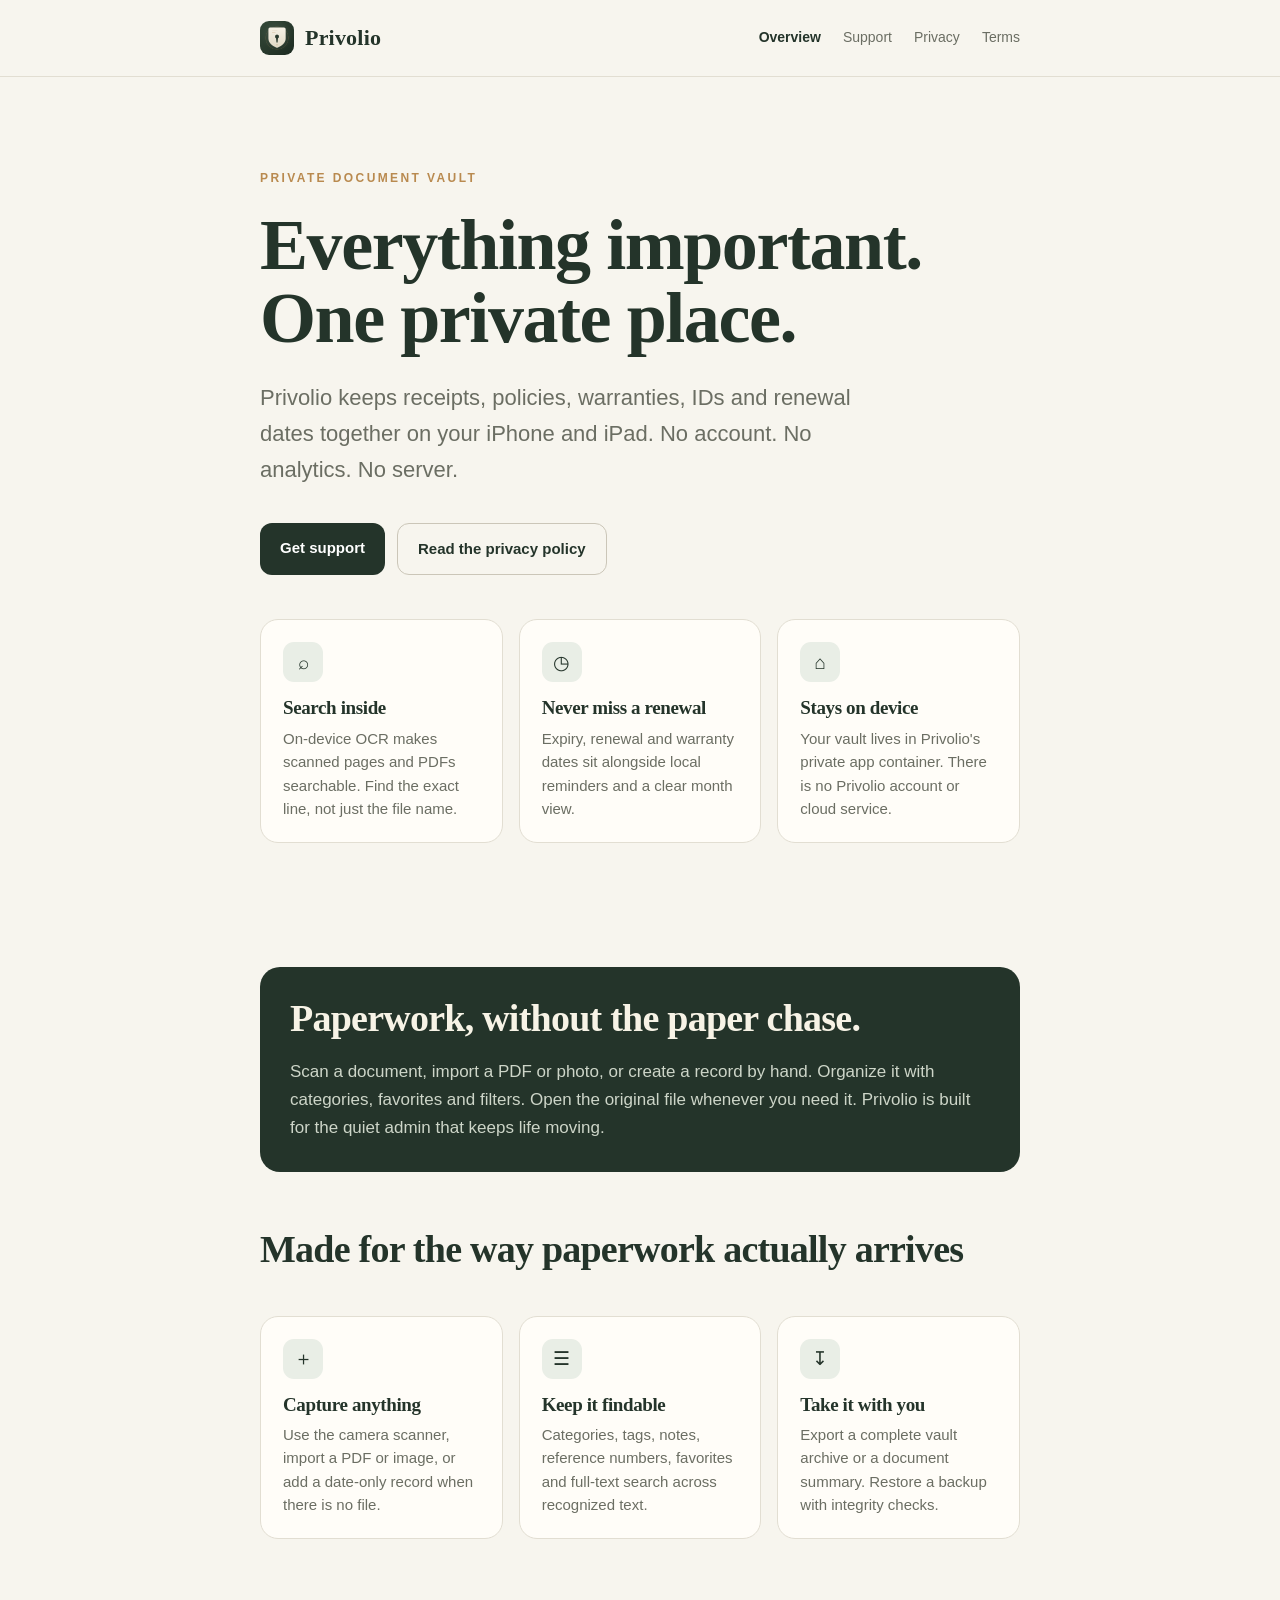
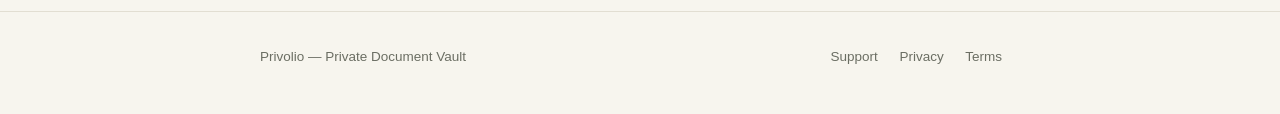
<file: index.html>
<!doctype html>
<html lang="en">
<head>
  <meta charset="utf-8">
  <meta name="viewport" content="width=device-width, initial-scale=1">
  <title>Privolio — Private Document Vault</title>
  <meta name="description" content="Privolio is a private, offline-first document vault for iPhone and iPad. Scan, organize and find the paperwork that runs your life — without an account.">
  <link rel="icon" href="assets/icon.png">
  <link rel="apple-touch-icon" href="assets/icon.png">
  <link rel="stylesheet" href="style.css">
</head>
<body>
  <header class="site">
    <div class="wrap">
      <a class="brand" href="./"><img src="assets/icon.png" alt="">Privolio</a>
      <nav>
        <a href="./" aria-current="page">Overview</a>
        <a href="support/">Support</a>
        <a href="privacy/">Privacy</a>
        <a href="terms/">Terms</a>
      </nav>
    </div>
  </header>

  <main>
    <section class="hero wrap">
      <p class="eyebrow">Private document vault</p>
      <h1>Everything important.<br>One private place.</h1>
      <p class="lede">Privolio keeps receipts, policies, warranties, IDs and renewal dates together on your iPhone and iPad. No account. No analytics. No server.</p>
      <div class="hero-actions">
        <a class="button" href="support/">Get support</a>
        <a class="button secondary" href="privacy/">Read the privacy policy</a>
      </div>

      <div class="grid">
        <div class="card">
          <div class="symbol">⌕</div>
          <h3>Search inside</h3>
          <p>On-device OCR makes scanned pages and PDFs searchable. Find the exact line, not just the file name.</p>
        </div>
        <div class="card">
          <div class="symbol">◷</div>
          <h3>Never miss a renewal</h3>
          <p>Expiry, renewal and warranty dates sit alongside local reminders and a clear month view.</p>
        </div>
        <div class="card">
          <div class="symbol">⌂</div>
          <h3>Stays on device</h3>
          <p>Your vault lives in Privolio's private app container. There is no Privolio account or cloud service.</p>
        </div>
      </div>
    </section>

    <section class="wrap">
      <div class="panel">
        <h2>Paperwork, without the paper chase.</h2>
        <p>Scan a document, import a PDF or photo, or create a record by hand. Organize it with categories, favorites and filters. Open the original file whenever you need it. Privolio is built for the quiet admin that keeps life moving.</p>
      </div>
    </section>

    <section class="wrap" style="padding-bottom: 72px;">
      <h2>Made for the way paperwork actually arrives</h2>
      <div class="grid">
        <div class="card">
          <div class="symbol">＋</div>
          <h3>Capture anything</h3>
          <p>Use the camera scanner, import a PDF or image, or add a date-only record when there is no file.</p>
        </div>
        <div class="card">
          <div class="symbol">☰</div>
          <h3>Keep it findable</h3>
          <p>Categories, tags, notes, reference numbers, favorites and full-text search across recognized text.</p>
        </div>
        <div class="card">
          <div class="symbol">↧</div>
          <h3>Take it with you</h3>
          <p>Export a complete vault archive or a document summary. Restore a backup with integrity checks.</p>
        </div>
      </div>
    </section>
  </main>

  <footer class="site">
    <div class="wrap">
      <span>Privolio — Private Document Vault</span>
      <span>
        <a href="support/">Support</a>
        <a href="privacy/">Privacy</a>
        <a href="terms/">Terms</a>
      </span>
    </div>
  </footer>
</body>
</html>
</file>
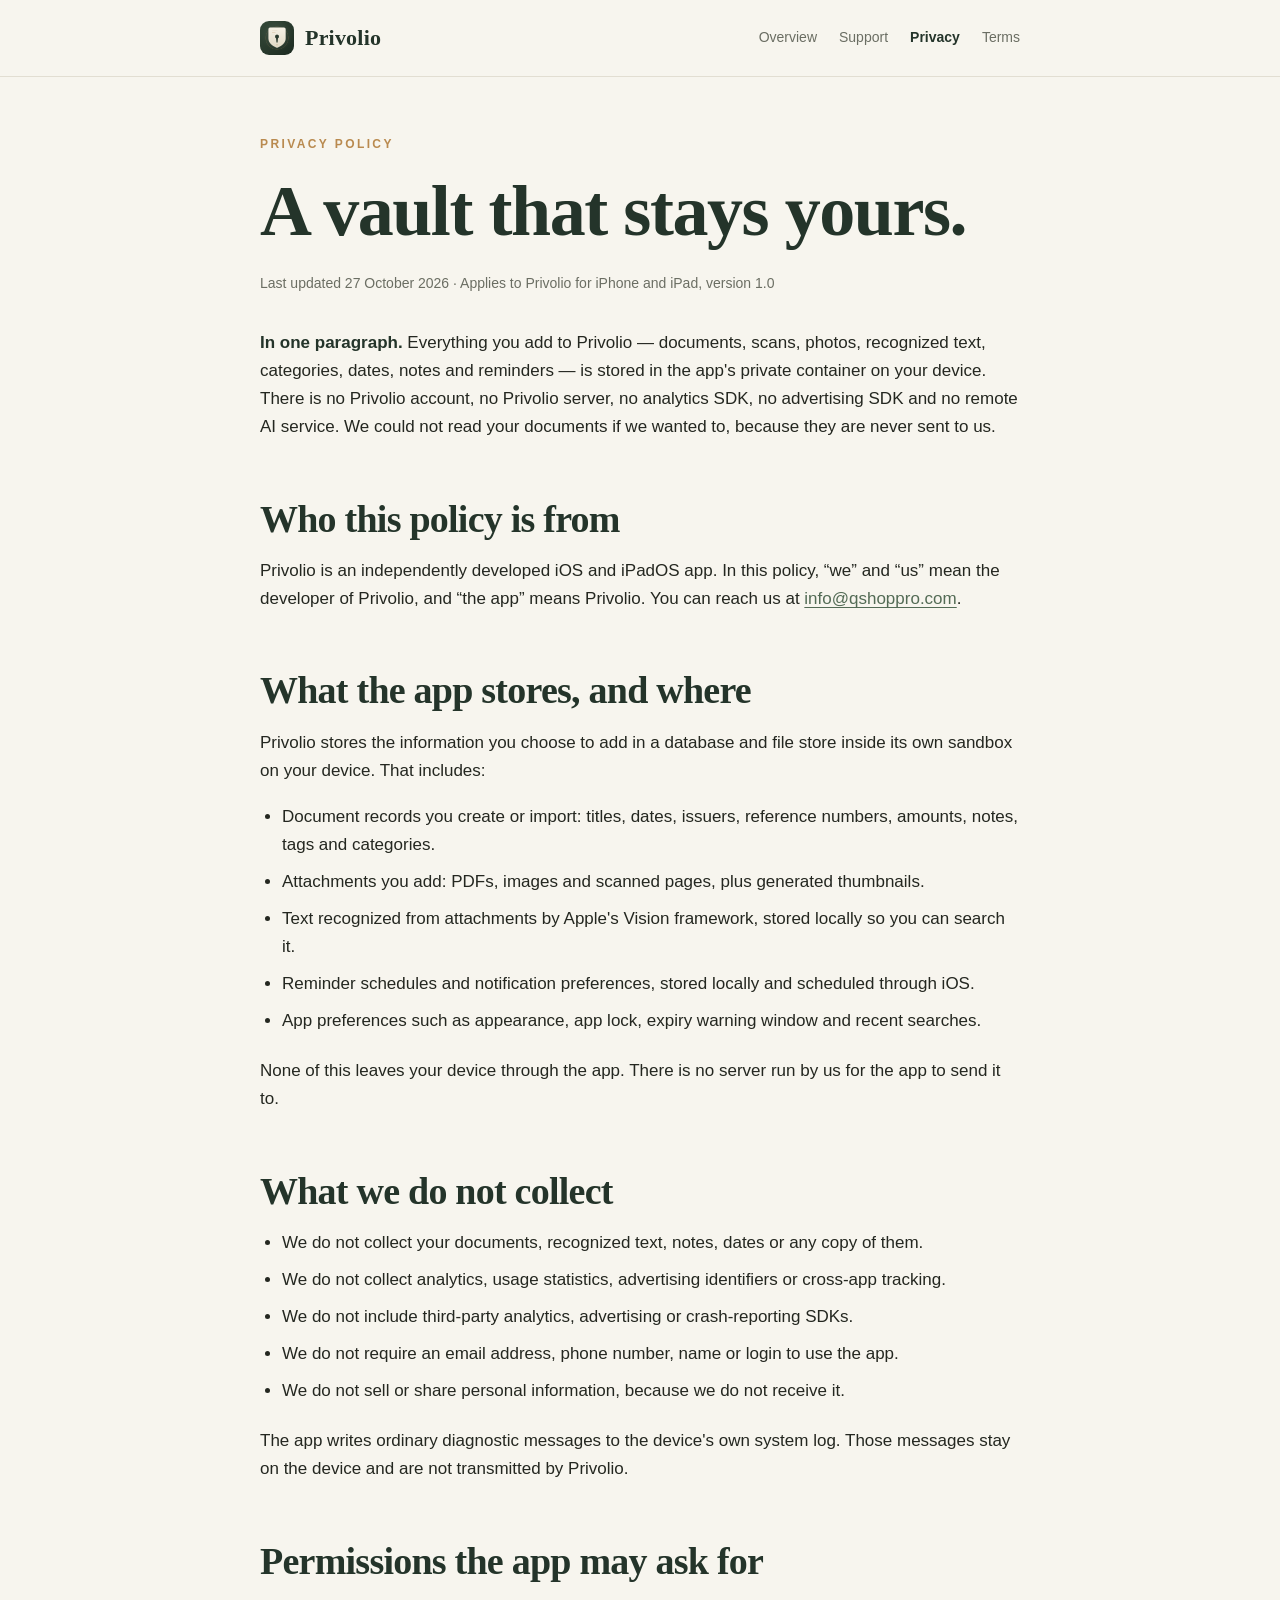
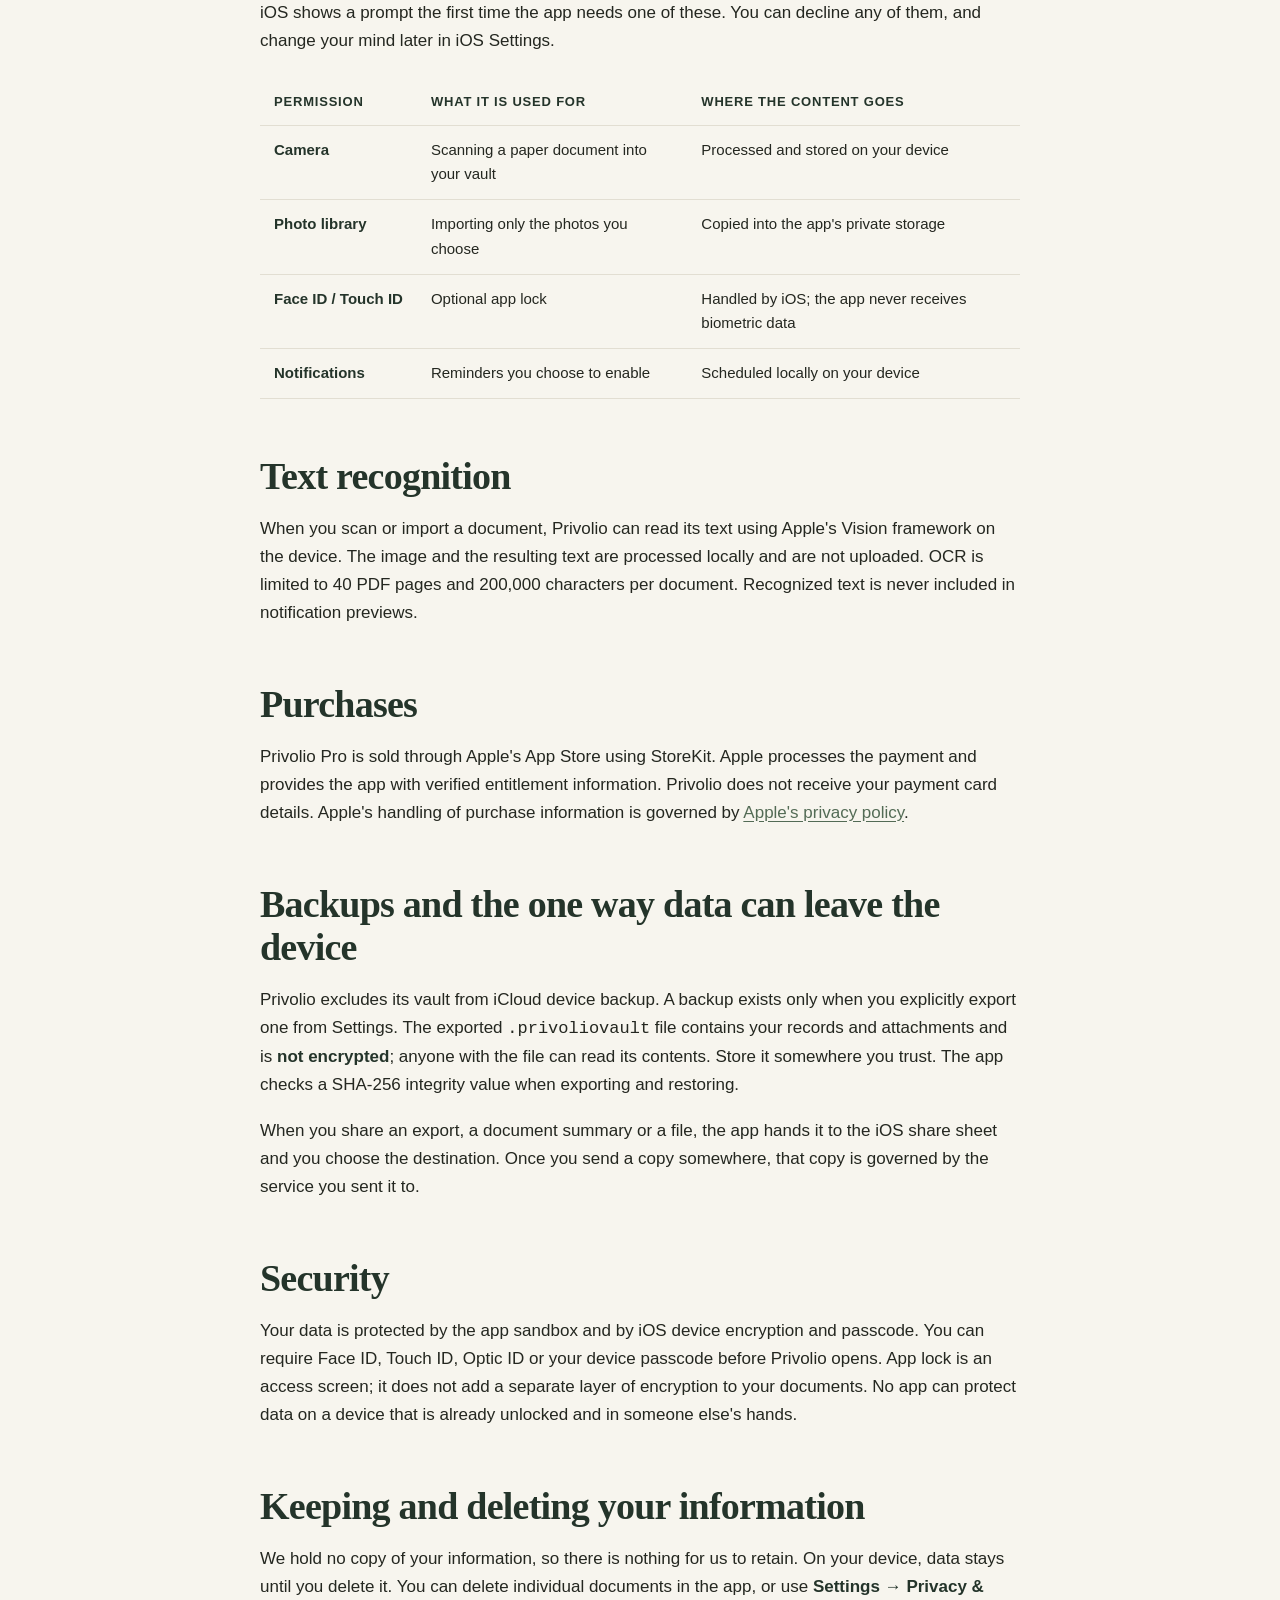
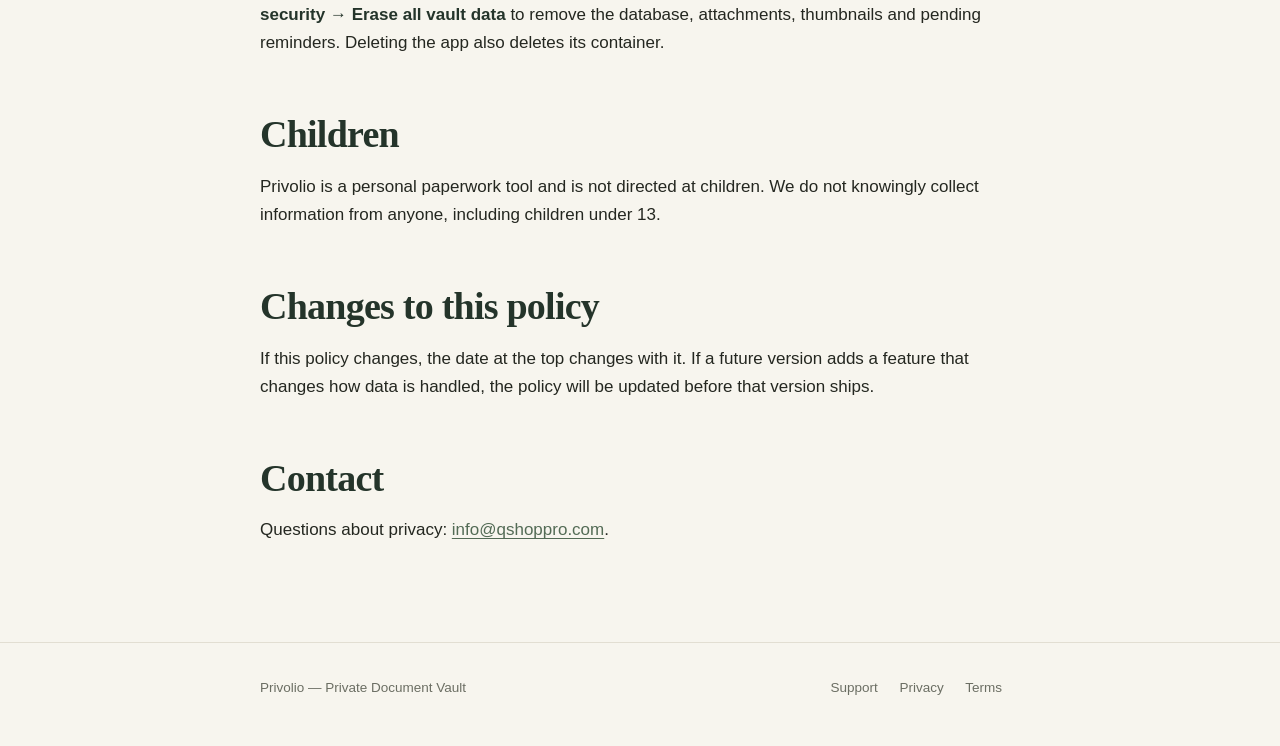
<file: privacy/index.html>
<!doctype html>
<html lang="en">
<head>
  <meta charset="utf-8">
  <meta name="viewport" content="width=device-width, initial-scale=1">
  <title>Privacy Policy — Privolio</title>
  <meta name="description" content="How Privolio handles your documents, permissions, purchases and backups. Your vault stays on your device.">
  <link rel="icon" href="../assets/icon.png">
  <link rel="apple-touch-icon" href="../assets/icon.png">
  <link rel="stylesheet" href="../style.css">
</head>
<body>
  <header class="site">
    <div class="wrap">
      <a class="brand" href="../"><img src="../assets/icon.png" alt="">Privolio</a>
      <nav>
        <a href="../">Overview</a>
        <a href="../support/">Support</a>
        <a href="./" aria-current="page">Privacy</a>
        <a href="../terms/">Terms</a>
      </nav>
    </div>
  </header>

  <main class="wrap">
    <article>
      <p class="eyebrow">Privacy policy</p>
      <h1>A vault that stays yours.</h1>
      <p class="meta">Last updated 27 October 2026 · Applies to Privolio for iPhone and iPad, version 1.0</p>

      <p><strong>In one paragraph.</strong> Everything you add to Privolio — documents, scans, photos, recognized text, categories, dates, notes and reminders — is stored in the app's private container on your device. There is no Privolio account, no Privolio server, no analytics SDK, no advertising SDK and no remote AI service. We could not read your documents if we wanted to, because they are never sent to us.</p>

      <h2>Who this policy is from</h2>
      <p>Privolio is an independently developed iOS and iPadOS app. In this policy, “we” and “us” mean the developer of Privolio, and “the app” means Privolio. You can reach us at <a href="mailto:info@qshoppro.com">info@qshoppro.com</a>.</p>

      <h2>What the app stores, and where</h2>
      <p>Privolio stores the information you choose to add in a database and file store inside its own sandbox on your device. That includes:</p>
      <ul>
        <li>Document records you create or import: titles, dates, issuers, reference numbers, amounts, notes, tags and categories.</li>
        <li>Attachments you add: PDFs, images and scanned pages, plus generated thumbnails.</li>
        <li>Text recognized from attachments by Apple's Vision framework, stored locally so you can search it.</li>
        <li>Reminder schedules and notification preferences, stored locally and scheduled through iOS.</li>
        <li>App preferences such as appearance, app lock, expiry warning window and recent searches.</li>
      </ul>
      <p>None of this leaves your device through the app. There is no server run by us for the app to send it to.</p>

      <h2>What we do not collect</h2>
      <ul>
        <li>We do not collect your documents, recognized text, notes, dates or any copy of them.</li>
        <li>We do not collect analytics, usage statistics, advertising identifiers or cross-app tracking.</li>
        <li>We do not include third-party analytics, advertising or crash-reporting SDKs.</li>
        <li>We do not require an email address, phone number, name or login to use the app.</li>
        <li>We do not sell or share personal information, because we do not receive it.</li>
      </ul>
      <p>The app writes ordinary diagnostic messages to the device's own system log. Those messages stay on the device and are not transmitted by Privolio.</p>

      <h2>Permissions the app may ask for</h2>
      <p>iOS shows a prompt the first time the app needs one of these. You can decline any of them, and change your mind later in iOS Settings.</p>
      <table>
        <thead><tr><th>Permission</th><th>What it is used for</th><th>Where the content goes</th></tr></thead>
        <tbody>
          <tr><td>Camera</td><td>Scanning a paper document into your vault</td><td>Processed and stored on your device</td></tr>
          <tr><td>Photo library</td><td>Importing only the photos you choose</td><td>Copied into the app's private storage</td></tr>
          <tr><td>Face ID / Touch ID</td><td>Optional app lock</td><td>Handled by iOS; the app never receives biometric data</td></tr>
          <tr><td>Notifications</td><td>Reminders you choose to enable</td><td>Scheduled locally on your device</td></tr>
        </tbody>
      </table>

      <h2>Text recognition</h2>
      <p>When you scan or import a document, Privolio can read its text using Apple's Vision framework on the device. The image and the resulting text are processed locally and are not uploaded. OCR is limited to 40 PDF pages and 200,000 characters per document. Recognized text is never included in notification previews.</p>

      <h2>Purchases</h2>
      <p>Privolio Pro is sold through Apple's App Store using StoreKit. Apple processes the payment and provides the app with verified entitlement information. Privolio does not receive your payment card details. Apple's handling of purchase information is governed by <a href="https://www.apple.com/legal/privacy/">Apple's privacy policy</a>.</p>

      <h2>Backups and the one way data can leave the device</h2>
      <p>Privolio excludes its vault from iCloud device backup. A backup exists only when you explicitly export one from Settings. The exported <code>.privoliovault</code> file contains your records and attachments and is <strong>not encrypted</strong>; anyone with the file can read its contents. Store it somewhere you trust. The app checks a SHA-256 integrity value when exporting and restoring.</p>
      <p>When you share an export, a document summary or a file, the app hands it to the iOS share sheet and you choose the destination. Once you send a copy somewhere, that copy is governed by the service you sent it to.</p>

      <h2>Security</h2>
      <p>Your data is protected by the app sandbox and by iOS device encryption and passcode. You can require Face ID, Touch ID, Optic ID or your device passcode before Privolio opens. App lock is an access screen; it does not add a separate layer of encryption to your documents. No app can protect data on a device that is already unlocked and in someone else's hands.</p>

      <h2>Keeping and deleting your information</h2>
      <p>We hold no copy of your information, so there is nothing for us to retain. On your device, data stays until you delete it. You can delete individual documents in the app, or use <strong>Settings → Privacy &amp; security → Erase all vault data</strong> to remove the database, attachments, thumbnails and pending reminders. Deleting the app also deletes its container.</p>

      <h2>Children</h2>
      <p>Privolio is a personal paperwork tool and is not directed at children. We do not knowingly collect information from anyone, including children under 13.</p>

      <h2>Changes to this policy</h2>
      <p>If this policy changes, the date at the top changes with it. If a future version adds a feature that changes how data is handled, the policy will be updated before that version ships.</p>

      <h2>Contact</h2>
      <p>Questions about privacy: <a href="mailto:info@qshoppro.com">info@qshoppro.com</a>.</p>
    </article>
  </main>

  <footer class="site">
    <div class="wrap">
      <span>Privolio — Private Document Vault</span>
      <span>
        <a href="../support/">Support</a>
        <a href="./">Privacy</a>
        <a href="../terms/">Terms</a>
      </span>
    </div>
  </footer>
</body>
</html>
</file>
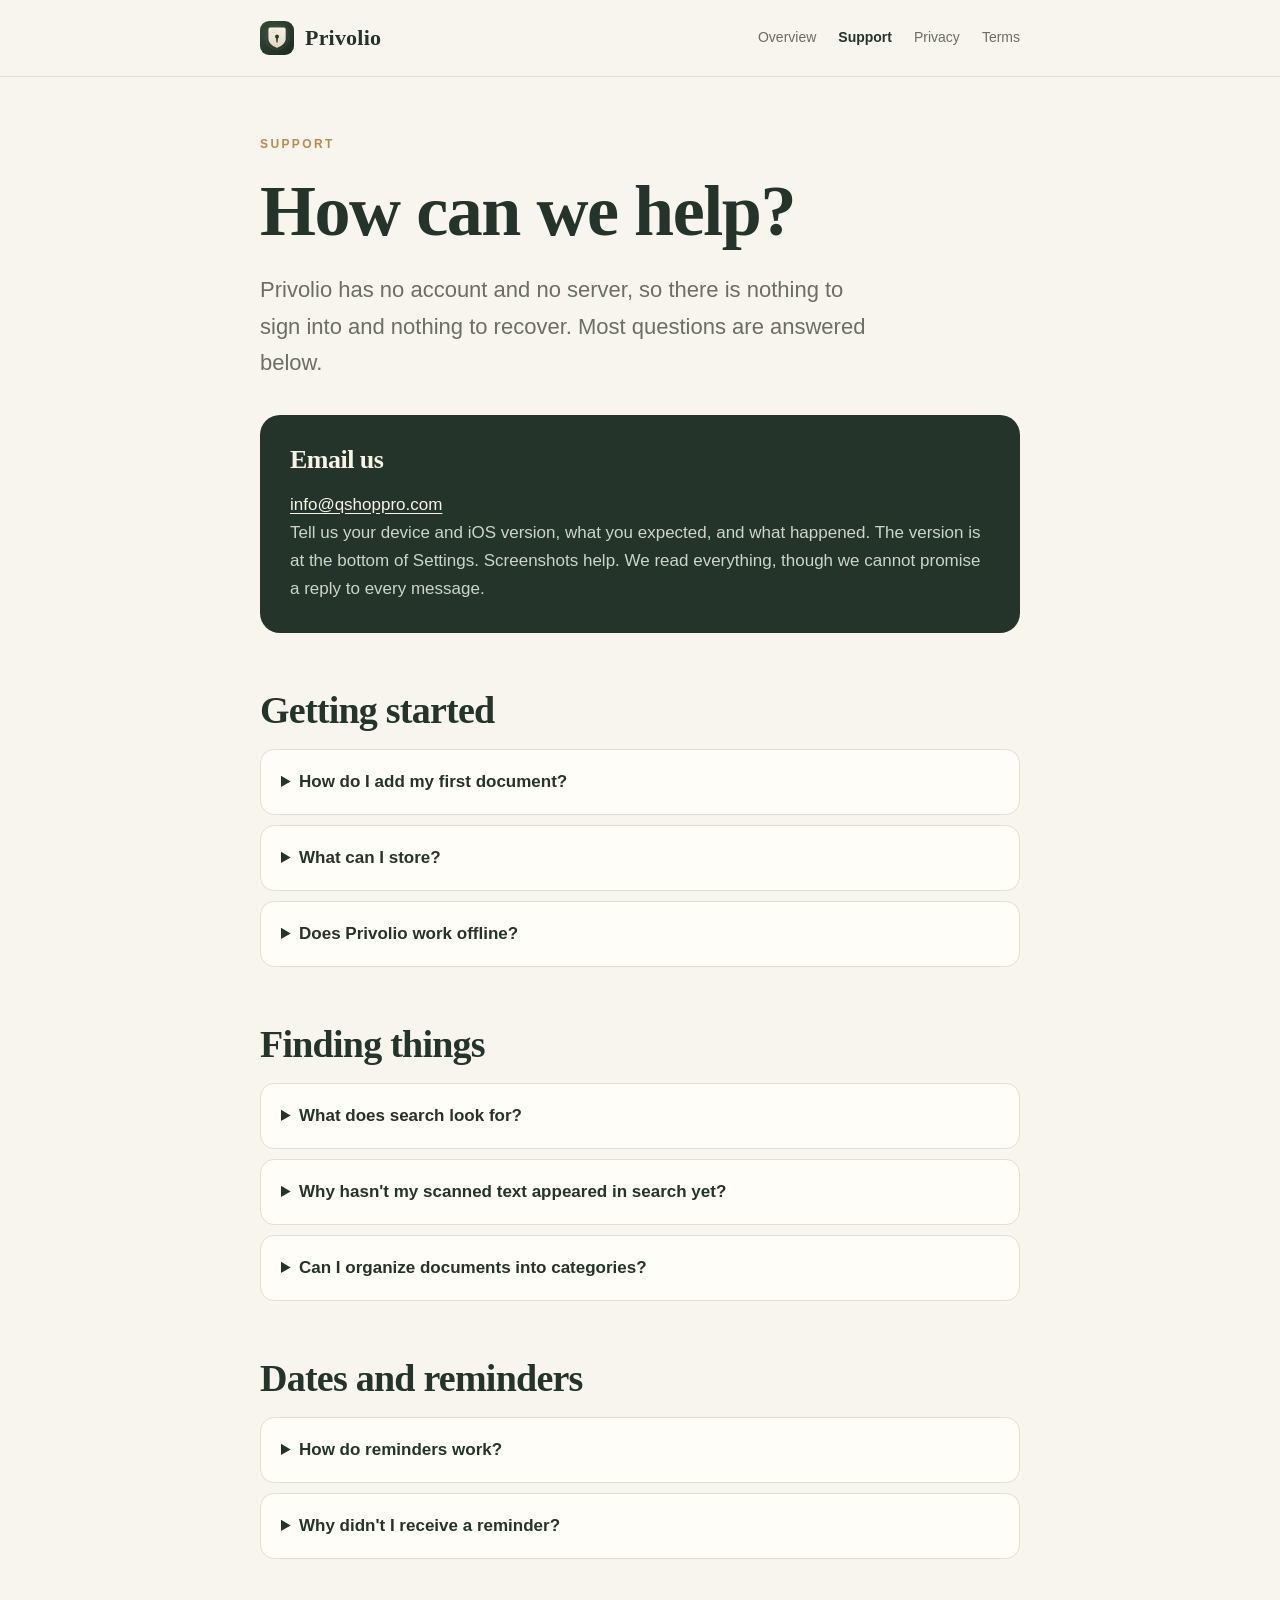
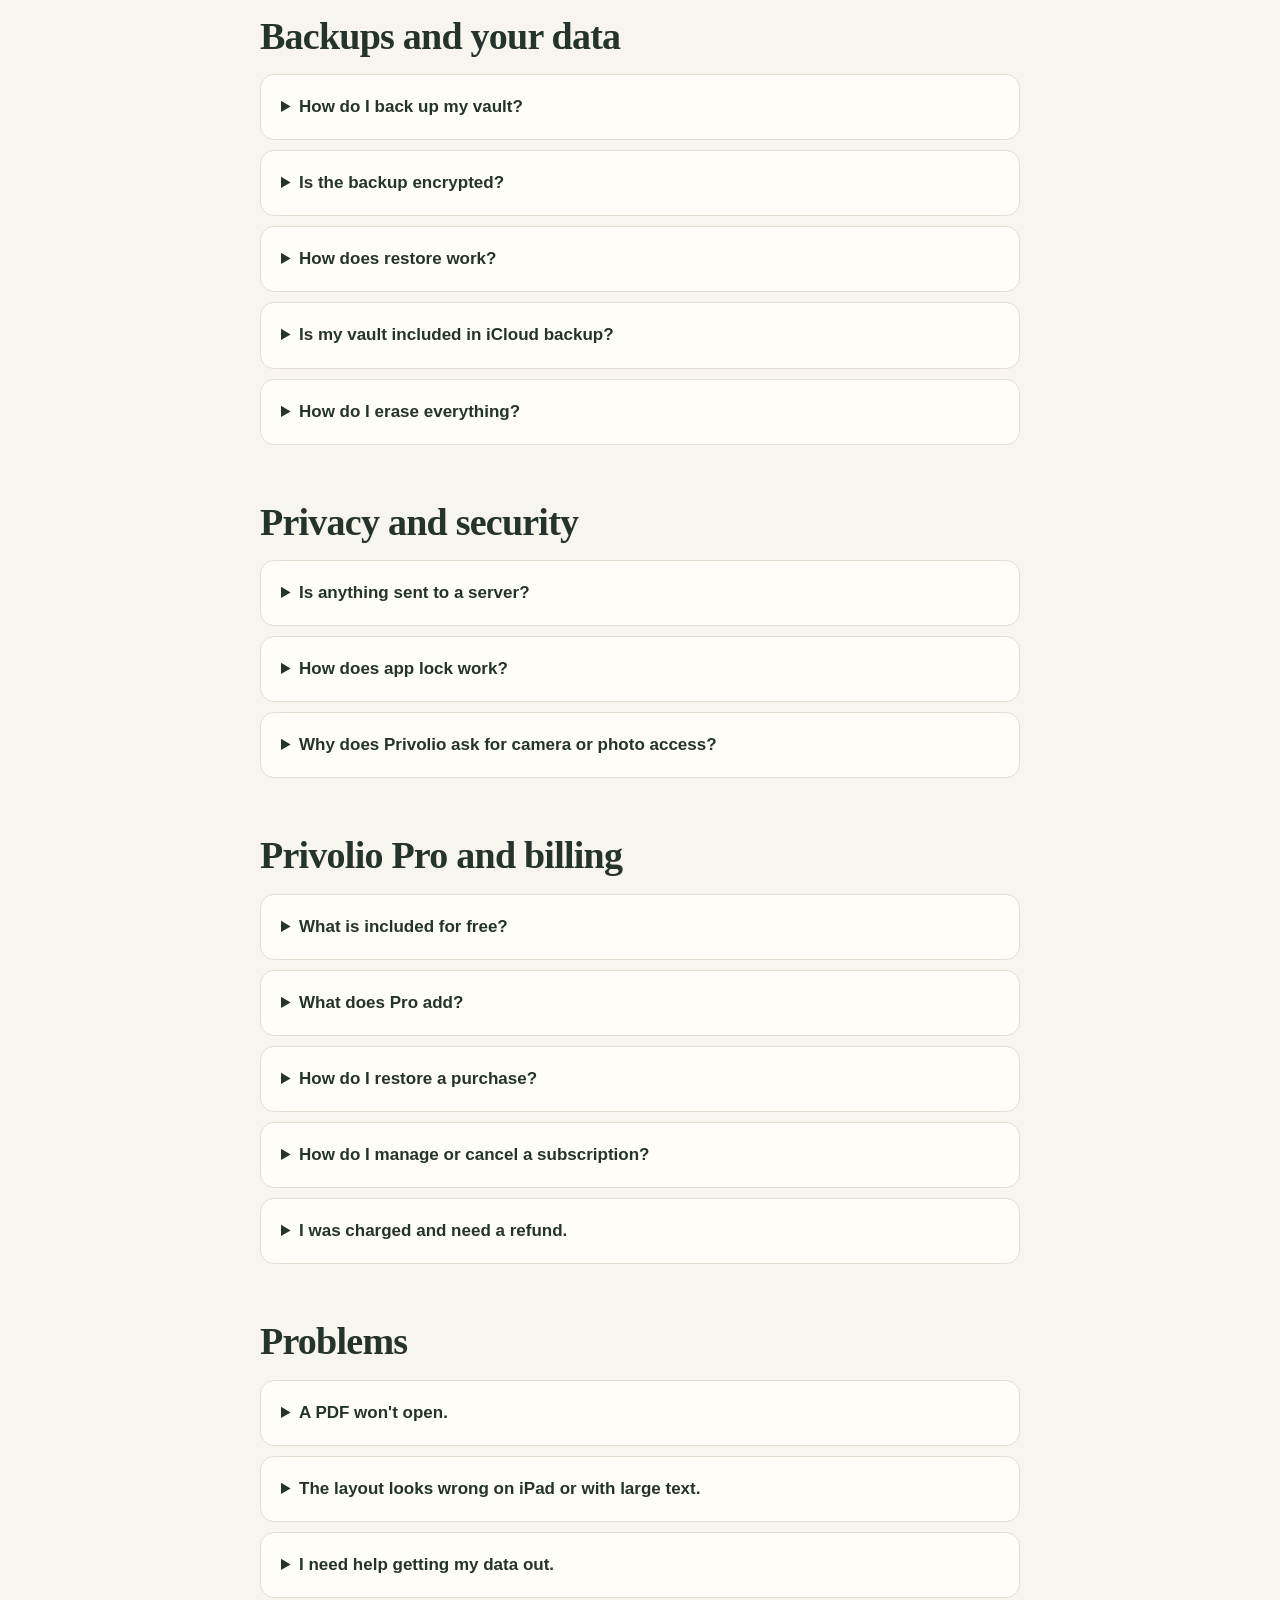
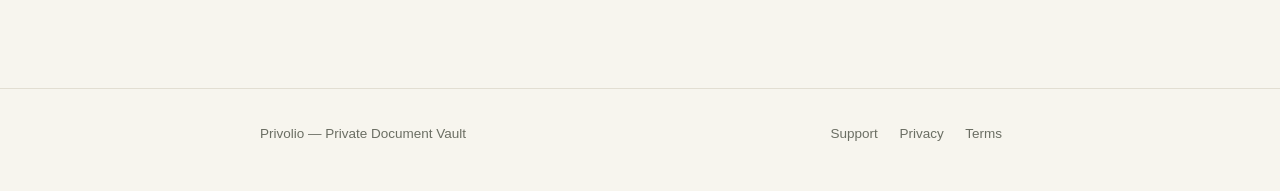
<file: support/index.html>
<!doctype html>
<html lang="en">
<head>
  <meta charset="utf-8">
  <meta name="viewport" content="width=device-width, initial-scale=1">
  <title>Support — Privolio</title>
  <meta name="description" content="Help with Privolio: imports, scanning, search, reminders, backups, Pro purchases and app lock.">
  <link rel="icon" href="../assets/icon.png">
  <link rel="apple-touch-icon" href="../assets/icon.png">
  <link rel="stylesheet" href="../style.css">
</head>
<body>
  <header class="site">
    <div class="wrap">
      <a class="brand" href="../"><img src="../assets/icon.png" alt="">Privolio</a>
      <nav>
        <a href="../">Overview</a>
        <a href="./" aria-current="page">Support</a>
        <a href="../privacy/">Privacy</a>
        <a href="../terms/">Terms</a>
      </nav>
    </div>
  </header>

  <main class="wrap">
    <article>
      <p class="eyebrow">Support</p>
      <h1>How can we help?</h1>
      <p class="lede">Privolio has no account and no server, so there is nothing to sign into and nothing to recover. Most questions are answered below.</p>

      <div class="panel" style="margin-top: 34px;">
        <h2 style="font-size: 26px;">Email us</h2>
        <p><a href="mailto:info@qshoppro.com" style="color: #f7f3e6;">info@qshoppro.com</a><br>Tell us your device and iOS version, what you expected, and what happened. The version is at the bottom of Settings. Screenshots help. We read everything, though we cannot promise a reply to every message.</p>
      </div>

      <h2>Getting started</h2>

      <details>
        <summary>How do I add my first document?</summary>
        <p>Tap <strong>Add</strong> on Home or Documents. You can scan with the camera, import a PDF or image, or create a record by hand. A record without a file still keeps its dates, notes and reminders.</p>
      </details>

      <details>
        <summary>What can I store?</summary>
        <p>Receipts, invoices, insurance policies, warranties, leases, IDs, medical records, tax papers and anything else you need to keep. Attach a PDF or image, or keep a date-only record for renewals and expiries.</p>
      </details>

      <details>
        <summary>Does Privolio work offline?</summary>
        <p>Yes. Creating records, importing files, scanning, OCR, search, reminders, backup and restore all work without a network connection. The App Store needs a connection only when you load or restore a Pro purchase.</p>
      </details>

      <h2>Finding things</h2>

      <details>
        <summary>What does search look for?</summary>
        <p>Search covers titles, notes, issuers, reference numbers, tags, category names and text recognized from attachments. OCR runs on device and is stored with the document so later searches are fast.</p>
      </details>

      <details>
        <summary>Why hasn't my scanned text appeared in search yet?</summary>
        <p>Recognition runs in the background after an import. Large PDFs can take a little longer. OCR handles up to 40 PDF pages and 200,000 characters per document; text beyond those limits is not indexed.</p>
      </details>

      <details>
        <summary>Can I organize documents into categories?</summary>
        <p>Yes. Every document can have a category, tags and a favorite flag. The built-in categories can be renamed and restyled for free. Creating your own categories requires Privolio Pro.</p>
      </details>

      <h2>Dates and reminders</h2>

      <details>
        <summary>How do reminders work?</summary>
        <p>Add an expiry, renewal, warranty or custom reminder date, then enable a reminder for that document. Privolio asks for notification permission only when you do. Reminders are scheduled locally by iOS — there is no push server.</p>
      </details>

      <details>
        <summary>Why didn't I receive a reminder?</summary>
        <p>Check that notifications are allowed for Privolio in iOS Settings and that the document is active rather than archived. Archived documents keep their dates but do not schedule reminders. Focus modes and notification summaries can also delay delivery.</p>
      </details>

      <h2>Backups and your data</h2>

      <details>
        <summary>How do I back up my vault?</summary>
        <p>Open <strong>Settings → Storage &amp; backup → Export vault backup</strong>. Privolio creates one <code>.privoliovault</code> file containing a manifest, your records, categories and original attachments, with a SHA-256 integrity value. Save it somewhere you trust.</p>
      </details>

      <details>
        <summary>Is the backup encrypted?</summary>
        <p>No. Exported backups are unencrypted, and the app says so before you export. Anyone with the file can read its contents. Store it on a trusted drive or in a service you control.</p>
      </details>

      <details>
        <summary>How does restore work?</summary>
        <p>Choose <strong>Restore from a backup</strong> and select a <code>.privoliovault</code> file. Privolio validates the archive and attachment checksums before adding anything. Restore merges records into your vault and never deletes existing documents. A record with a matching identifier is imported as a new record.</p>
      </details>

      <details>
        <summary>Is my vault included in iCloud backup?</summary>
        <p>No. Privolio excludes its vault from iCloud device backup. A backup exists only when you export one yourself. If you delete the app without exporting, its local data is removed with it.</p>
      </details>

      <details>
        <summary>How do I erase everything?</summary>
        <p>Use <strong>Settings → Privacy &amp; security → Erase all vault data</strong>. This removes the database, attachments, thumbnails and pending reminders and cannot be undone. Exported backup files outside the app are not deleted. Deleting the app also removes its container.</p>
      </details>

      <h2>Privacy and security</h2>

      <details>
        <summary>Is anything sent to a server?</summary>
        <p>No. Privolio has no account system, no analytics SDK, no advertising SDK and no remote AI service. Documents and recognized text stay in the app's private container. See the <a href="../privacy/">privacy policy</a> for the full detail.</p>
      </details>

      <details>
        <summary>How does app lock work?</summary>
        <p>Turn on <strong>Require authentication to open</strong> in Privacy &amp; security. iOS handles Face ID, Touch ID, Optic ID or your device passcode; Privolio never sees biometric data. App lock is an access screen, not an extra layer of file encryption.</p>
      </details>

      <details>
        <summary>Why does Privolio ask for camera or photo access?</summary>
        <p>The camera is used only when you choose to scan a document. Photo access is used only for images you choose to import. You can decline either permission and still import PDFs or create records by hand.</p>
      </details>

      <h2>Privolio Pro and billing</h2>

      <details>
        <summary>What is included for free?</summary>
        <p>The free plan holds up to 15 active documents, with scanning, importing, search, reminders, categories and export. Archived documents do not count toward the limit. Existing documents stay accessible and exportable if Pro ends.</p>
      </details>

      <details>
        <summary>What does Pro add?</summary>
        <p>Unlimited active documents, custom categories with their own symbol and color, and advanced filters. Pro is available as a one-time lifetime purchase or a one-year auto-renewable subscription. Prices are shown in the app before you buy.</p>
      </details>

      <details>
        <summary>How do I restore a purchase?</summary>
        <p>Open the Pro screen and tap <strong>Restore purchases</strong>, using the same Apple Account that bought Pro. If nothing is found, check that the purchase is active in your Apple Account's subscriptions.</p>
      </details>

      <details>
        <summary>How do I manage or cancel a subscription?</summary>
        <p>Open <a href="https://apps.apple.com/account/subscriptions">Apple's subscription settings</a>, or use <strong>Settings → Apple Account → Subscriptions</strong> on your device. Cancelling stops renewal; it does not remove documents you already have.</p>
      </details>

      <details>
        <summary>I was charged and need a refund.</summary>
        <p>Apple processes all payments and refunds. Use <a href="https://reportaproblem.apple.com">reportaproblem.apple.com</a> or contact Apple Support. We cannot issue refunds or see your payment details.</p>
      </details>

      <h2>Problems</h2>

      <details>
        <summary>A PDF won't open.</summary>
        <p>Privolio validates attachments before storing them, but a file can still be unreadable if the original was damaged. The record and its metadata remain available. Try importing the file again from Files.</p>
      </details>

      <details>
        <summary>The layout looks wrong on iPad or with large text.</summary>
        <p>Privolio supports Dynamic Type and iPad layouts. Try rotating the device and reopening the screen. If a label still clips at a specific text size, email us a screenshot and the text size you are using.</p>
      </details>

      <details>
        <summary>I need help getting my data out.</summary>
        <p>You can export a vault backup or a document summary from Settings without contacting us. If the app cannot open its storage, it offers a recovery option that resets local storage — export a backup first if you can still reach the app.</p>
      </details>
    </article>
  </main>

  <footer class="site">
    <div class="wrap">
      <span>Privolio — Private Document Vault</span>
      <span>
        <a href="./">Support</a>
        <a href="../privacy/">Privacy</a>
        <a href="../terms/">Terms</a>
      </span>
    </div>
  </footer>
</body>
</html>
</file>
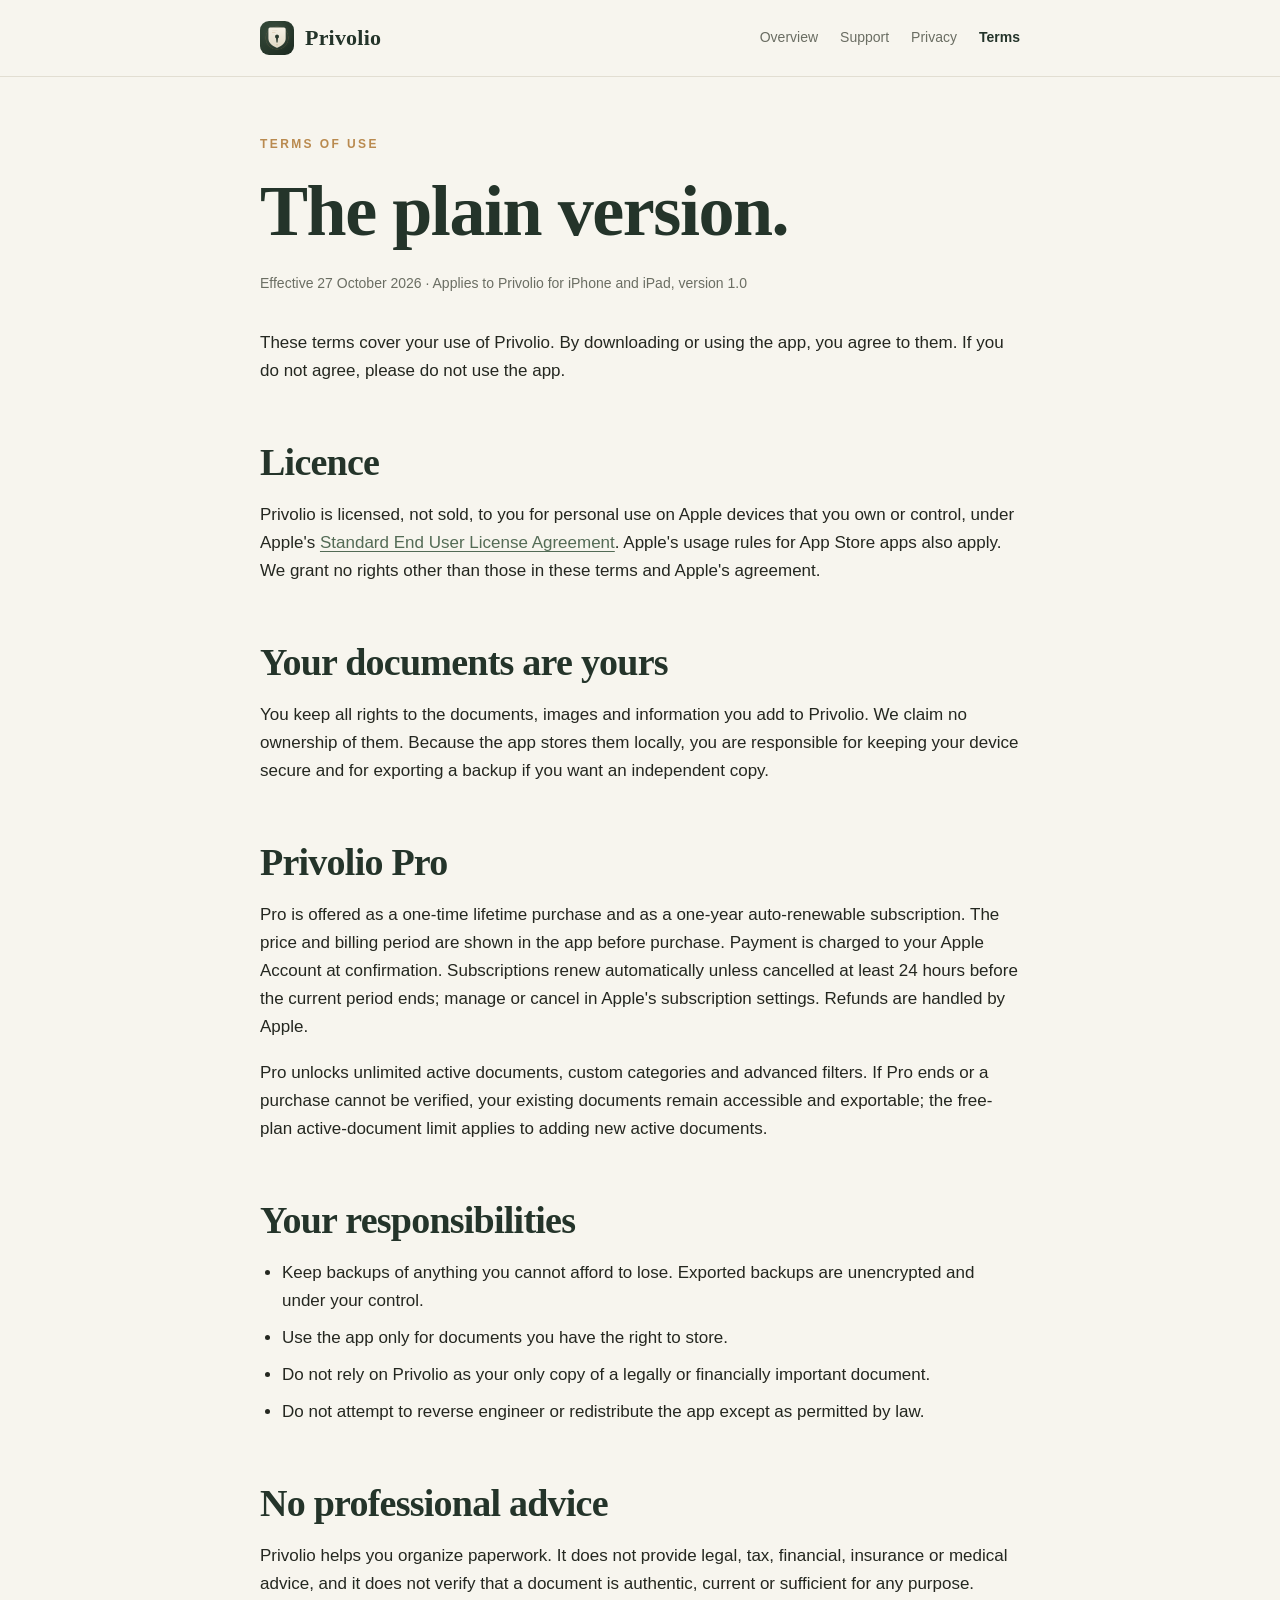
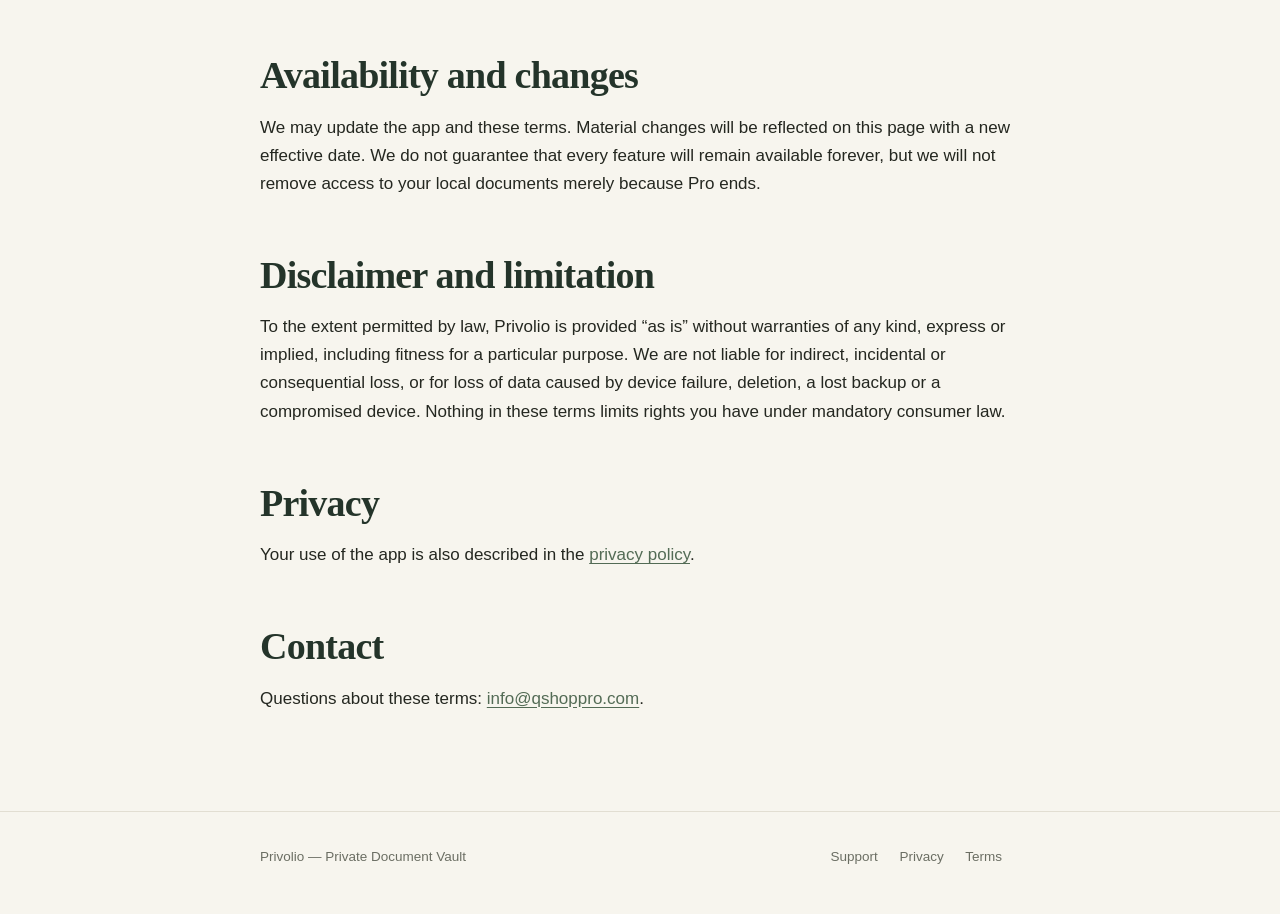
<file: terms/index.html>
<!doctype html>
<html lang="en">
<head>
  <meta charset="utf-8">
  <meta name="viewport" content="width=device-width, initial-scale=1">
  <title>Terms of Use — Privolio</title>
  <meta name="description" content="Terms of use for Privolio, a private document vault for iPhone and iPad.">
  <link rel="icon" href="../assets/icon.png">
  <link rel="apple-touch-icon" href="../assets/icon.png">
  <link rel="stylesheet" href="../style.css">
</head>
<body>
  <header class="site">
    <div class="wrap">
      <a class="brand" href="../"><img src="../assets/icon.png" alt="">Privolio</a>
      <nav>
        <a href="../">Overview</a>
        <a href="../support/">Support</a>
        <a href="../privacy/">Privacy</a>
        <a href="./" aria-current="page">Terms</a>
      </nav>
    </div>
  </header>

  <main class="wrap">
    <article>
      <p class="eyebrow">Terms of use</p>
      <h1>The plain version.</h1>
      <p class="meta">Effective 27 October 2026 · Applies to Privolio for iPhone and iPad, version 1.0</p>

      <p>These terms cover your use of Privolio. By downloading or using the app, you agree to them. If you do not agree, please do not use the app.</p>

      <h2>Licence</h2>
      <p>Privolio is licensed, not sold, to you for personal use on Apple devices that you own or control, under Apple's <a href="https://www.apple.com/legal/internet-services/itunes/dev/stdeula/">Standard End User License Agreement</a>. Apple's usage rules for App Store apps also apply. We grant no rights other than those in these terms and Apple's agreement.</p>

      <h2>Your documents are yours</h2>
      <p>You keep all rights to the documents, images and information you add to Privolio. We claim no ownership of them. Because the app stores them locally, you are responsible for keeping your device secure and for exporting a backup if you want an independent copy.</p>

      <h2>Privolio Pro</h2>
      <p>Pro is offered as a one-time lifetime purchase and as a one-year auto-renewable subscription. The price and billing period are shown in the app before purchase. Payment is charged to your Apple Account at confirmation. Subscriptions renew automatically unless cancelled at least 24 hours before the current period ends; manage or cancel in Apple's subscription settings. Refunds are handled by Apple.</p>
      <p>Pro unlocks unlimited active documents, custom categories and advanced filters. If Pro ends or a purchase cannot be verified, your existing documents remain accessible and exportable; the free-plan active-document limit applies to adding new active documents.</p>

      <h2>Your responsibilities</h2>
      <ul>
        <li>Keep backups of anything you cannot afford to lose. Exported backups are unencrypted and under your control.</li>
        <li>Use the app only for documents you have the right to store.</li>
        <li>Do not rely on Privolio as your only copy of a legally or financially important document.</li>
        <li>Do not attempt to reverse engineer or redistribute the app except as permitted by law.</li>
      </ul>

      <h2>No professional advice</h2>
      <p>Privolio helps you organize paperwork. It does not provide legal, tax, financial, insurance or medical advice, and it does not verify that a document is authentic, current or sufficient for any purpose.</p>

      <h2>Availability and changes</h2>
      <p>We may update the app and these terms. Material changes will be reflected on this page with a new effective date. We do not guarantee that every feature will remain available forever, but we will not remove access to your local documents merely because Pro ends.</p>

      <h2>Disclaimer and limitation</h2>
      <p>To the extent permitted by law, Privolio is provided “as is” without warranties of any kind, express or implied, including fitness for a particular purpose. We are not liable for indirect, incidental or consequential loss, or for loss of data caused by device failure, deletion, a lost backup or a compromised device. Nothing in these terms limits rights you have under mandatory consumer law.</p>

      <h2>Privacy</h2>
      <p>Your use of the app is also described in the <a href="../privacy/">privacy policy</a>.</p>

      <h2>Contact</h2>
      <p>Questions about these terms: <a href="mailto:info@qshoppro.com">info@qshoppro.com</a>.</p>
    </article>
  </main>

  <footer class="site">
    <div class="wrap">
      <span>Privolio — Private Document Vault</span>
      <span>
        <a href="../support/">Support</a>
        <a href="../privacy/">Privacy</a>
        <a href="./">Terms</a>
      </span>
    </div>
  </footer>
</body>
</html>
</file>
<file: style.css>
:root {
  --forest: #24342a;
  --forest-deep: #18241c;
  --cream: #f7f5ee;
  --paper: #fffdf8;
  --ink: #242720;
  --muted: #6b6e63;
  --line: #e2ded2;
  --brass: #b98a4f;
  --accent: #536b55;
}

* { box-sizing: border-box; }

html { scroll-behavior: smooth; }

body {
  margin: 0;
  background: var(--cream);
  color: var(--ink);
  font: 17px/1.65 -apple-system, BlinkMacSystemFont, "Segoe UI", Roboto, Helvetica, Arial, sans-serif;
  -webkit-font-smoothing: antialiased;
}

a { color: var(--accent); text-underline-offset: 3px; }
a:hover { color: var(--forest); }

.wrap { width: min(100% - 48px, 760px); margin: 0 auto; }

header.site {
  border-bottom: 1px solid var(--line);
  background: rgba(247, 245, 238, 0.92);
  backdrop-filter: blur(12px);
  position: sticky;
  top: 0;
  z-index: 10;
}

header.site .wrap {
  display: flex;
  align-items: center;
  justify-content: space-between;
  gap: 28px;
  min-height: 76px;
}

.brand {
  display: inline-flex;
  align-items: center;
  gap: 11px;
  color: var(--forest);
  text-decoration: none;
  font-family: "New York", Georgia, "Times New Roman", serif;
  font-size: 22px;
  font-weight: 600;
  letter-spacing: 0.2px;
}

.brand img { width: 34px; height: 34px; border-radius: 9px; }

nav { display: flex; gap: 22px; font-size: 14px; }
nav a { color: var(--muted); text-decoration: none; }
nav a[aria-current="page"] { color: var(--forest); font-weight: 600; }

.hero { padding: 92px 0 68px; }
.eyebrow {
  color: var(--brass);
  font-size: 12px;
  font-weight: 700;
  letter-spacing: 2.4px;
  text-transform: uppercase;
  margin: 0 0 20px;
}

h1, h2, h3 {
  font-family: "New York", Georgia, "Times New Roman", serif;
  color: var(--forest);
  font-weight: 600;
  letter-spacing: -0.02em;
}

h1 { font-size: clamp(44px, 8vw, 72px); line-height: 1.02; margin: 0 0 24px; }
h2 { font-size: clamp(28px, 4vw, 38px); line-height: 1.15; margin: 56px 0 16px; }
h3 { font-size: 21px; line-height: 1.3; margin: 34px 0 8px; }

.lede { font-size: clamp(19px, 2.4vw, 22px); color: var(--muted); max-width: 620px; margin: 0; }

.hero-actions { display: flex; flex-wrap: wrap; gap: 12px; margin-top: 34px; }

.button {
  display: inline-block;
  padding: 13px 20px;
  border-radius: 12px;
  background: var(--forest);
  color: #fff;
  text-decoration: none;
  font-weight: 600;
  font-size: 15px;
}
.button.secondary {
  background: transparent;
  color: var(--forest);
  border: 1px solid #cbc6b8;
}

.grid { display: grid; grid-template-columns: repeat(3, 1fr); gap: 16px; margin: 44px 0 0; }
.card {
  background: var(--paper);
  border: 1px solid var(--line);
  border-radius: 18px;
  padding: 22px;
}
.card .symbol {
  display: inline-grid;
  place-items: center;
  width: 40px;
  height: 40px;
  border-radius: 11px;
  background: #e9eee6;
  color: var(--forest);
  font-size: 19px;
  margin-bottom: 14px;
}
.card h3 { margin: 0 0 6px; font-size: 19px; }
.card p { margin: 0; color: var(--muted); font-size: 15px; line-height: 1.55; }

.panel {
  margin: 56px 0;
  padding: 30px;
  border-radius: 20px;
  background: var(--forest);
  color: #f4f1e7;
}
.panel h2 { color: #f7f3e6; margin-top: 0; }
.panel p { color: #cdd5c8; margin-bottom: 0; }

article { padding: 58px 0 80px; }
article .meta { color: var(--muted); font-size: 14px; margin: 0 0 34px; }
article p { margin: 0 0 18px; }
article ul { padding-left: 22px; margin: 0 0 22px; }
article li { margin: 0 0 9px; }
article strong { color: var(--forest); }

table { width: 100%; border-collapse: collapse; margin: 24px 0 30px; font-size: 15px; }
th, td { text-align: left; padding: 12px 14px; border-bottom: 1px solid var(--line); vertical-align: top; }
th { color: var(--forest); font-size: 13px; text-transform: uppercase; letter-spacing: 0.8px; }
td:first-child { white-space: nowrap; color: var(--forest); font-weight: 600; }

details {
  background: var(--paper);
  border: 1px solid var(--line);
  border-radius: 14px;
  padding: 18px 20px;
  margin: 0 0 10px;
}
summary { cursor: pointer; font-weight: 600; color: var(--forest); }
details p { margin: 12px 0 0; color: var(--muted); font-size: 15.5px; }

footer.site {
  border-top: 1px solid var(--line);
  padding: 34px 0 46px;
  color: var(--muted);
  font-size: 13.5px;
}
footer.site .wrap { display: flex; flex-wrap: wrap; gap: 12px 26px; justify-content: space-between; }
footer.site a { color: var(--muted); text-decoration: none; margin-right: 18px; }

@media (max-width: 700px) {
  .grid { grid-template-columns: 1fr; }
  header.site .wrap { gap: 12px; }
  nav { gap: 14px; font-size: 13px; }
  .hero { padding: 60px 0 36px; }
  .panel { padding: 24px; }
  td:first-child { white-space: normal; }
}
</file>
